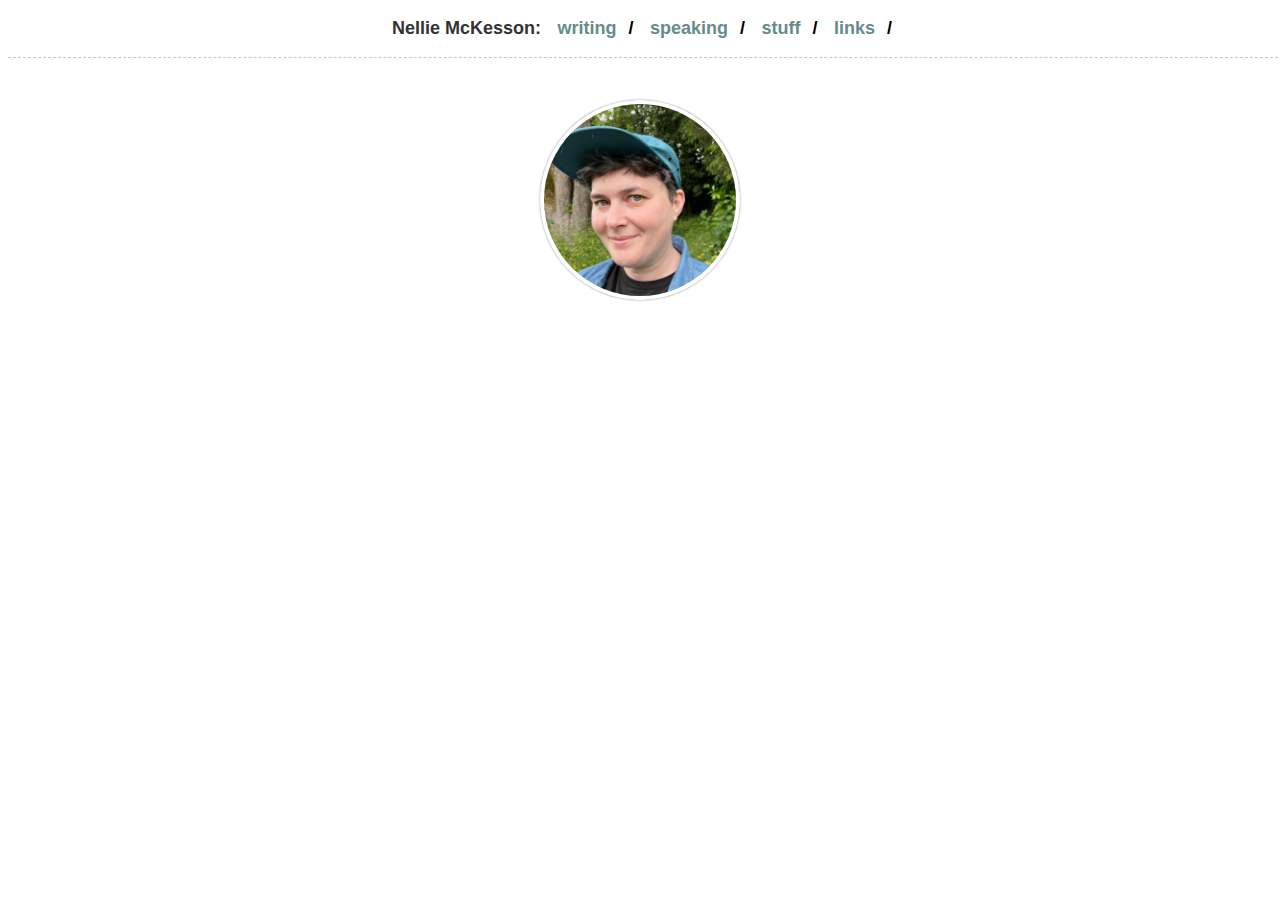
<file: index.html>
<!DOCTYPE html>
<html xmlns="http://www.w3.org/1999/xhtml">
<head>
<title>Nellie McKesson</title>
<meta name="viewport" content="width=device-width, initial-scale=1, shrink-to-fit=no">
<link rel="stylesheet" type="text/css" href="styles.css"/>
<link rel="shortcut icon" type="image/x-icon" href="favicon.ico">
<body>

<div class="content">

<ul class="topnav">
<li class="title">
	<p><a href="http://nelliemckesson.com">Nellie McKesson</a></p>
</li>

<li class="menuitem">
	<p><a href="http://nelliemckesson.com/writing.html">writing</a></p>
</li>

<li class="menuitem">
	<p><a href="http://nelliemckesson.com/speaking.html">speaking</a></p>
</li>

<li class="menuitem">
	<p><a href="http://nelliemckesson.com/stuff.html">stuff</a></p>
</li>

<li class="menuitem">
	<p><a href="http://nelliemckesson.com/links.html">links</a></p>
</li>
</ul>

</div>

<div class="text fronto">
	<p><img src="assets/nellie-outside.jpeg" class="frontimg" alt="A closeup of Nellie's face, smiling gently, wearing a blue baseball cap, with trees and vegetation behind her" /></p>
</div>

</body>
</html>
</file>
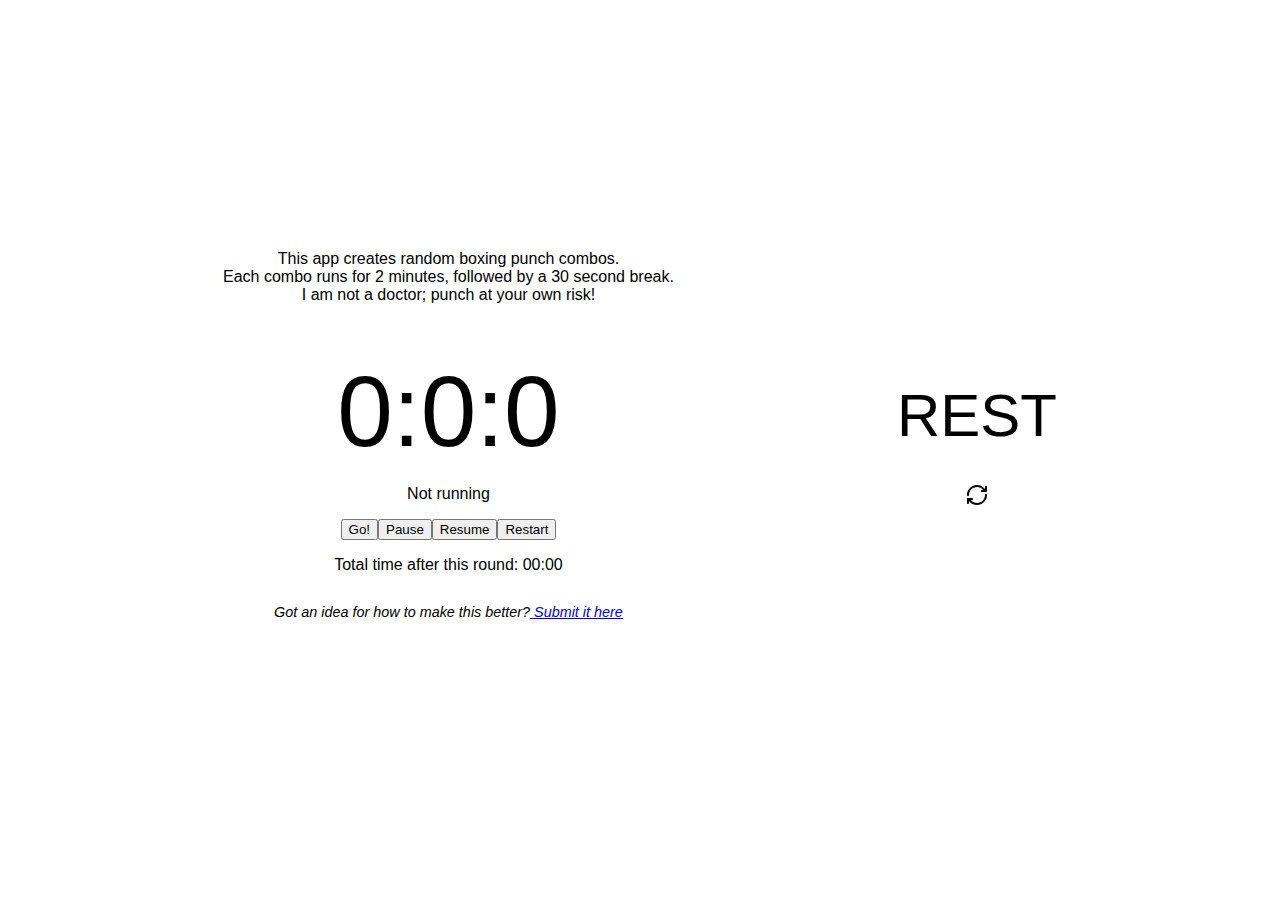
<file: BoxingBud/index.html>
<!doctype html><html lang="en"><head><meta charset="utf-8"/><link rel="icon" href="/BoxingBud/favicon.ico"/><meta name="viewport" content="width=device-width,initial-scale=1"/><meta name="theme-color" content="#000000"/><meta name="description" content="Web site created using create-react-app"/><link rel="apple-touch-icon" href="/BoxingBud/logo192.png"/><link rel="manifest" href="/BoxingBud/manifest.json"/><title>React App</title><script defer="defer" src="/BoxingBud/static/js/main.4e2c59d0.js"></script><link href="/BoxingBud/static/css/main.77366d59.css" rel="stylesheet"></head><body><noscript>You need to enable JavaScript to run this app.</noscript><div id="root"></div></body></html>
</file>
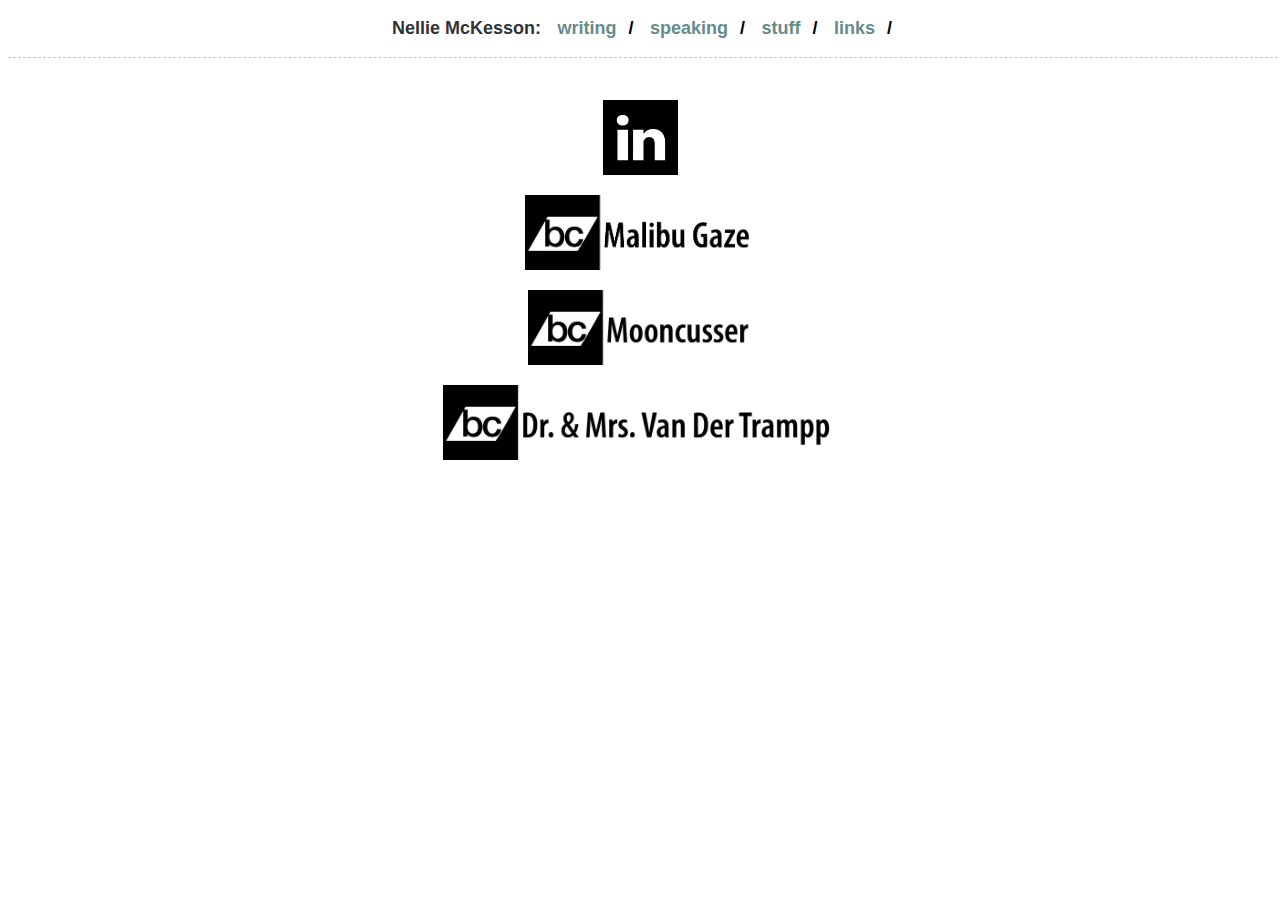
<file: links.html>
<!DOCTYPE html>
<html xmlns="http://www.w3.org/1999/xhtml">
<head>
<title>Nellie McKesson</title>
<meta name="viewport" content="width=device-width, initial-scale=1, shrink-to-fit=no">
<link rel="stylesheet" type="text/css" href="styles.css"/>
<link rel="shortcut icon" type="image/x-icon" href="favicon.ico">
<body>

<div class="content">

<ul class="topnav">
<li class="title">
	<p><a href="http://nelliemckesson.com">Nellie McKesson</a></p>
</li>

<li class="menuitem">
	<p><a href="http://nelliemckesson.com/writing.html">writing</a></p>
</li>

<li class="menuitem">
	<p><a href="http://nelliemckesson.com/speaking.html">speaking</a></p>
</li>

<li class="menuitem">
	<p><a href="http://nelliemckesson.com/stuff.html">stuff</a></p>
</li>

<li class="menuitem">
	<p><a href="http://nelliemckesson.com/links.html">links</a></p>
</li>
</ul>

</div>

<div class="text links">
	<p><a href="http://www.linkedin.com/profile/view?id=19217535&trk=hb_tab_pro_top" title="LinkedIn"><img class="icon" src="icons/linkedin-black.png" alt="LinkedIn logo" /></a></p>
	<p><a href="http://malibugaze.bandcamp.com/" title="Malibu Gaze music on BandCamp"><img class="icon" src="icons/bandcamp-MG.png" alt="Malibu Gaze bandcamp logo" /></a></p>
	<p><a href="http://mooncusser.bandcamp.com/" title="Mooncusser music on BandCamp"><img class="icon" src="icons/bandcamp-MC.png" alt="Mooncusser bandcamp logo" /></a></p>
	<p><a href="http://drmrsvandertrampp.bandcamp.com/" title="Dr Mrs Van Der Trampp music on BandCamp"><img class="icon" src="icons/bandcamp-DR.png" alt="Dr and Mrs Van Der Trampp bandcamp logo" /></a></p>
</div>

</body>
</html>
</file>
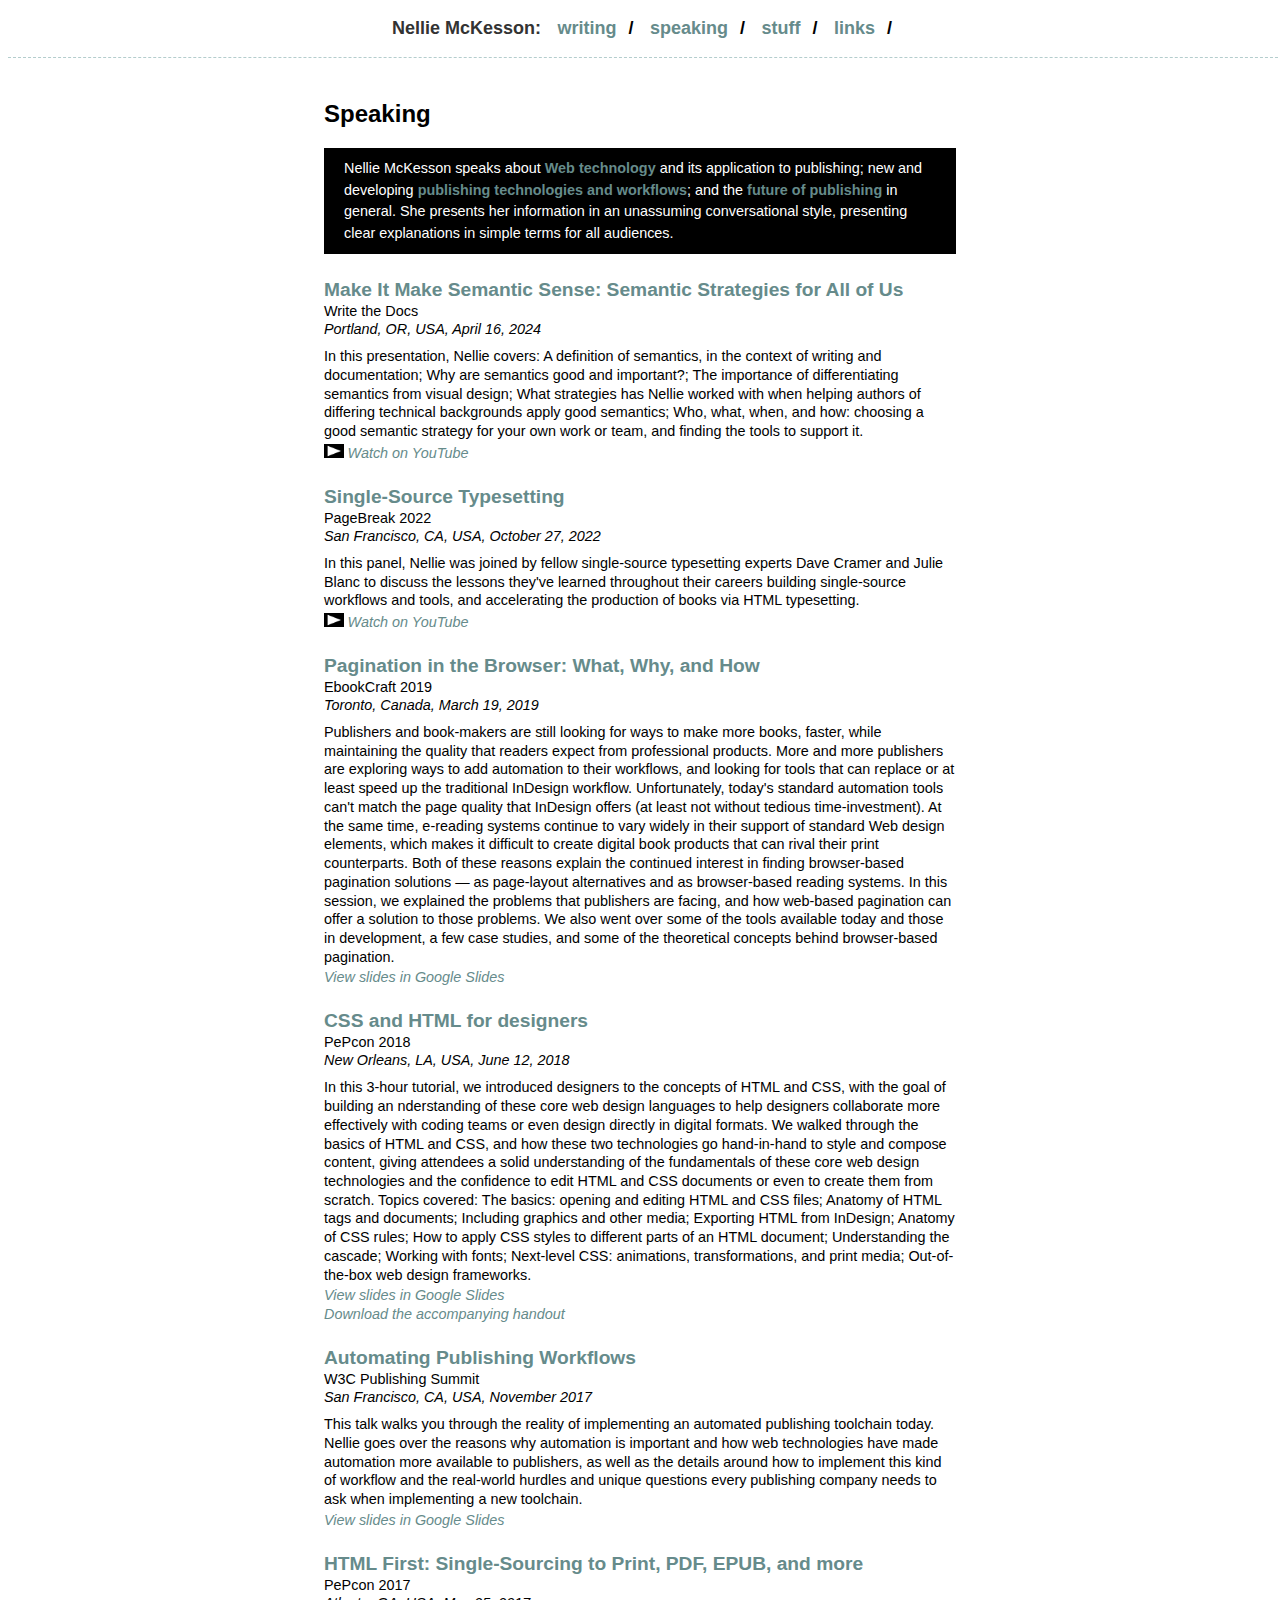
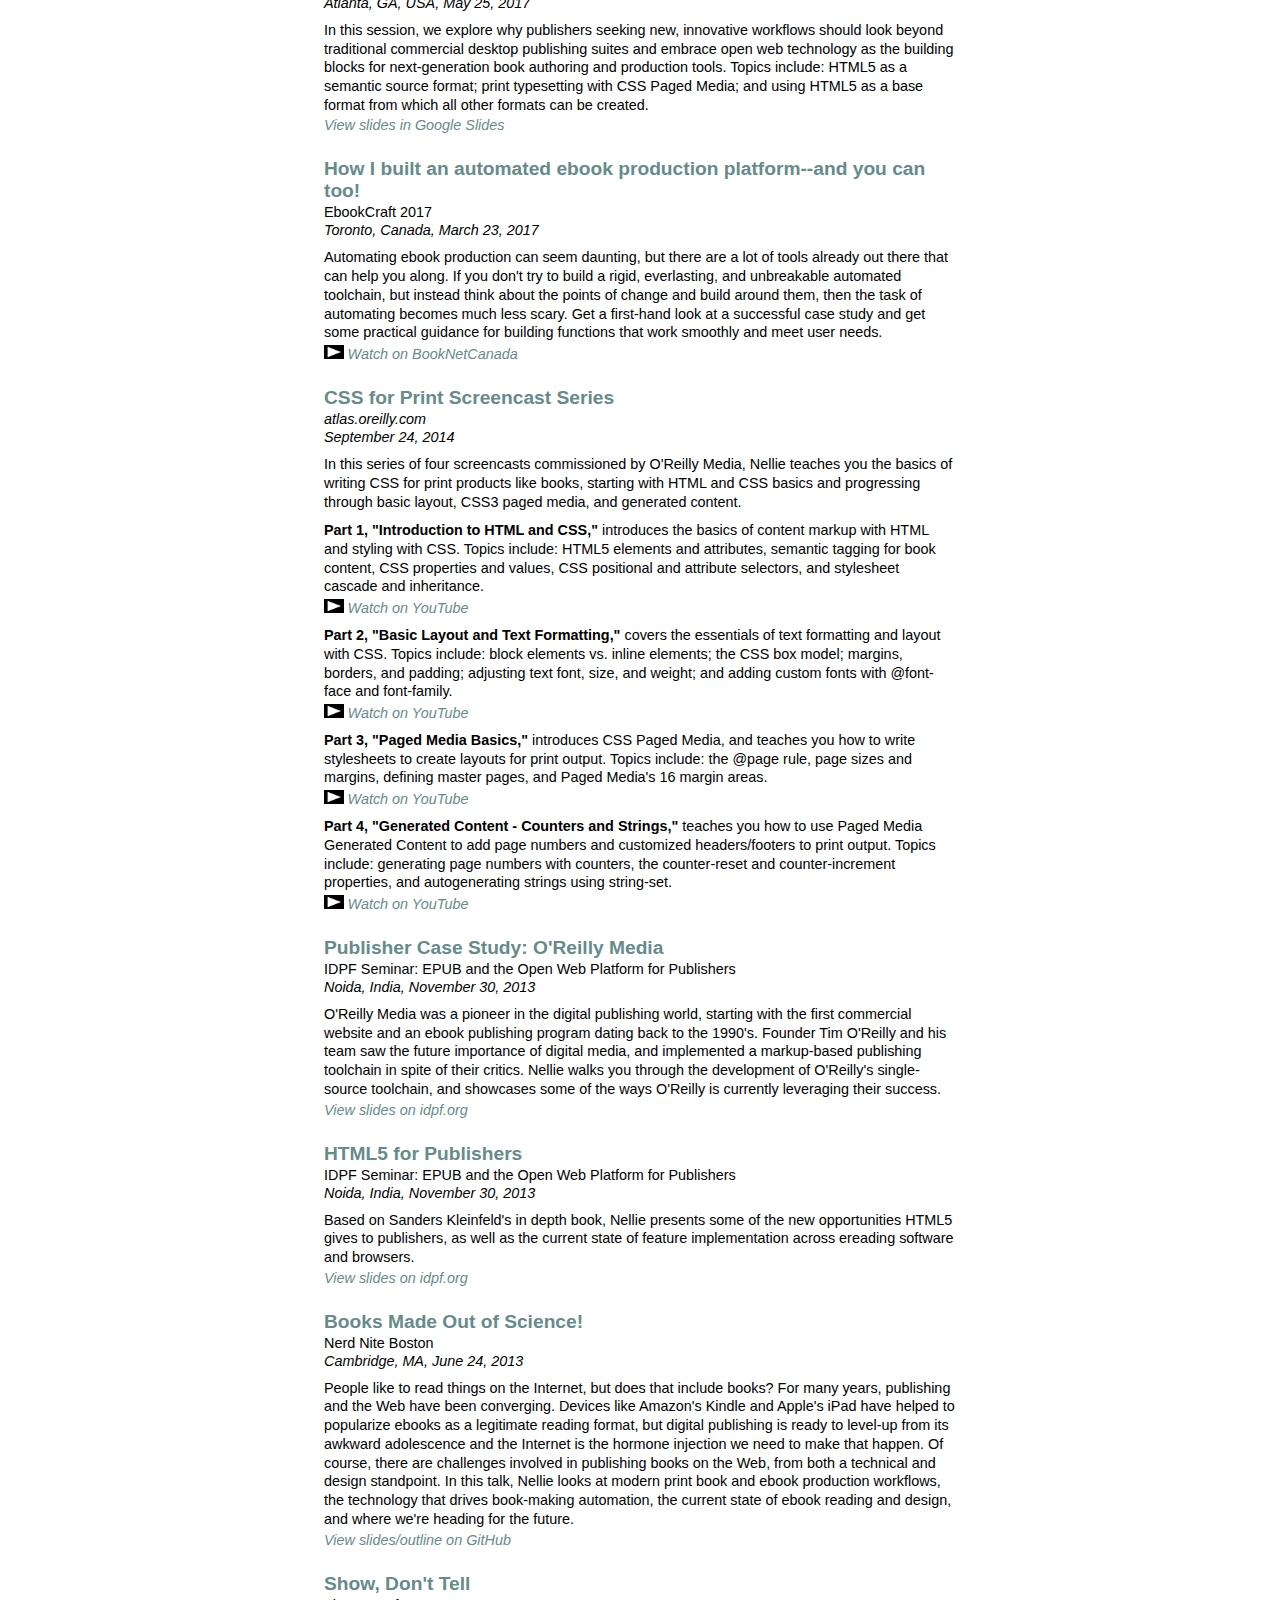
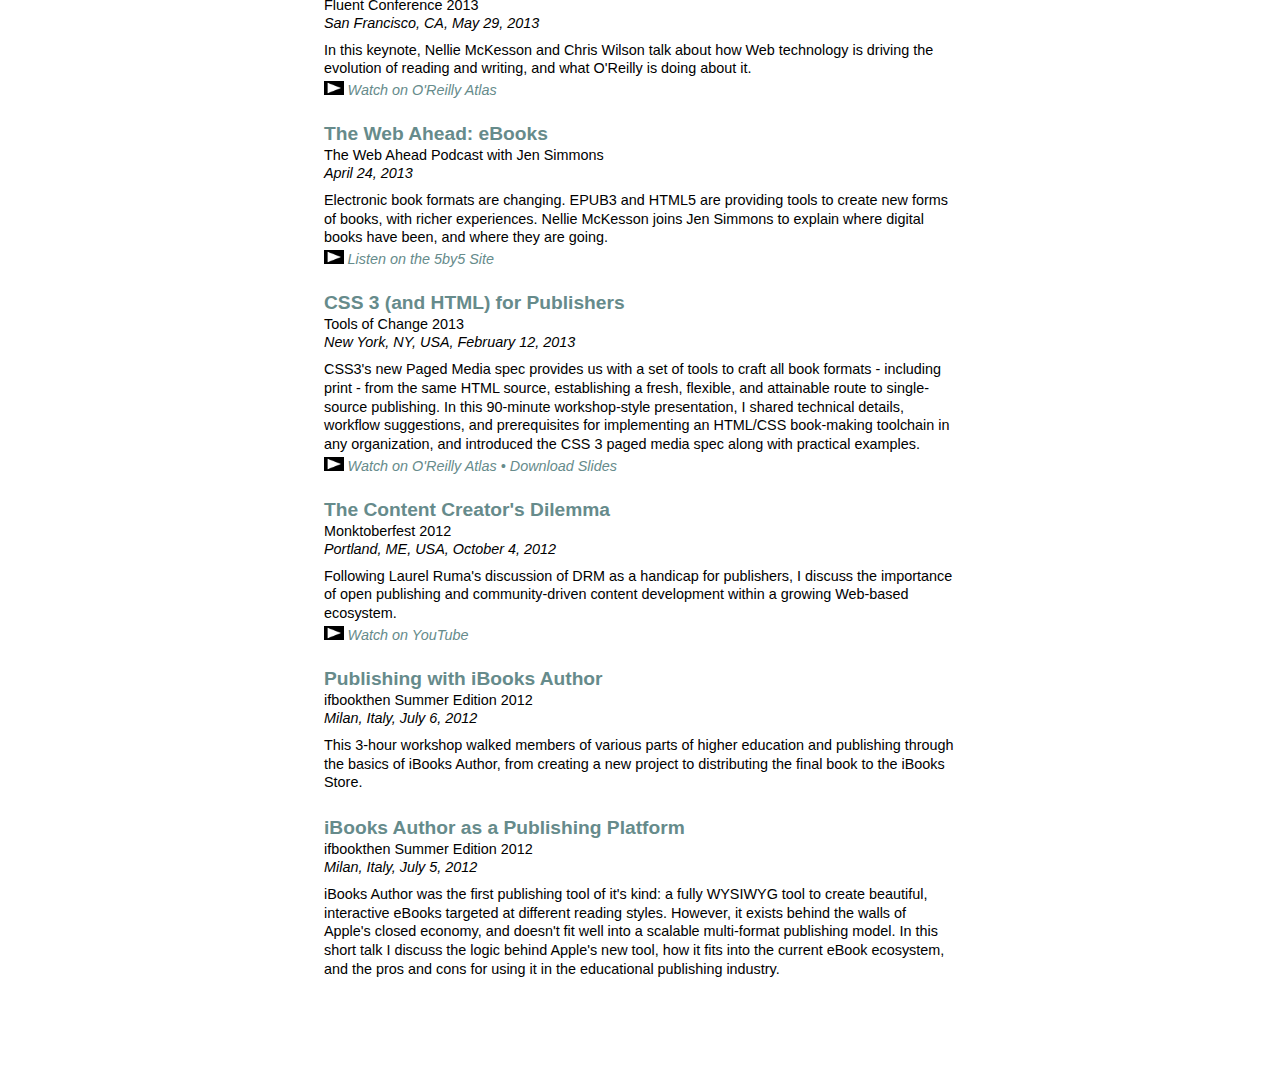
<file: speaking.html>
<!DOCTYPE html>
<html xmlns="http://www.w3.org/1999/xhtml">
<head>
<title>Nellie McKesson</title>
<meta name="viewport" content="width=device-width, initial-scale=1, shrink-to-fit=no">
<link rel="stylesheet" type="text/css" href="styles.css"/>
<link rel="shortcut icon" type="image/x-icon" href="favicon.ico">
<meta name="viewport" content="width=device-width, initial-scale=1.0" />
</head>
<body>

<div class="content">

<ul class="topnav">
<li class="title">
	<p><a href="http://nelliemckesson.com">Nellie McKesson</a></p>
</li>

<li class="menuitem">
	<p><a href="http://nelliemckesson.com/writing.html">writing</a></p>
</li>

<li class="menuitem">
	<p><a href="http://nelliemckesson.com/speaking.html">speaking</a></p>
</li>

<li class="menuitem">
	<p><a href="http://nelliemckesson.com/stuff.html">stuff</a></p>
</li>

<li class="menuitem">
	<p><a href="http://nelliemckesson.com/links.html">links</a></p>
</li>
</ul>

</div>

<div class="text">
<h2>Speaking</h2>

<p class="lede">Nellie McKesson speaks about <strong>Web technology</strong> and its application to publishing; new and developing <strong>publishing technologies and workflows</strong>; and the <strong>future of publishing</strong> in general. She presents her information in an unassuming conversational style, presenting clear explanations in simple terms for all audiences.</p>

<h3 class="pubtitle">
	<a href="https://www.youtube.com/watch?v=vQINsqqVmfQ" target="_blank">Make It Make Semantic Sense: Semantic Strategies for All of Us</a></h3>
<p class="pubsource"><a href="https://www.writethedocs.org/conf/portland/2024/" target="_blank">Write the Docs</a></p>
<p class="pubdate">Portland, OR, USA, April 16, 2024</p>
<p class="desc">In this presentation, Nellie covers: A definition of semantics, in the context of writing and documentation; Why are semantics good and important?; The importance of differentiating semantics from visual design; What strategies has Nellie worked with when helping authors of differing technical backgrounds apply good semantics; Who, what, when, and how: choosing a good semantic strategy for your own work or team, and finding the tools to support it.</p>
<p class="readmore"><a href="https://www.youtube.com/watch?v=vQINsqqVmfQ" target="_blank"><img src="assets/play-icon.png" alt="Play icon"/> Watch on YouTube</a></p>

<h3 class="pubtitle">
	<a href="https://docs.google.com/presentation/d/1vnoNkW0hYXV6zUoxVQP2mpnTeS4JBt3bmlquVGeoTkg/edit?usp=sharing" target="_blank">Single-Source Typesetting</a></h3>
<p class="pubsource"><a href="https://pagebreakconf.com/" target="_blank">PageBreak 2022</a></p>
<p class="pubdate">San Francisco, CA, USA, October 27, 2022</p>
<p class="desc">In this panel, Nellie was joined by fellow single-source typesetting experts Dave Cramer and Julie Blanc to discuss the lessons they've learned throughout their careers building single-source workflows and tools, and accelerating the production of books via HTML typesetting.</p>
<p class="readmore"><a href="https://www.youtube.com/watch?v=E18TLgK9kfc" target="_blank"><img src="assets/play-icon.png" alt="Play icon"/> Watch on YouTube</a></p>

<h3 class="pubtitle">
	<a href="https://docs.google.com/presentation/d/1qzaCAYLViybPPX5PbzGXR7fElNwAxc33sgw_aWoArE8/edit?usp=sharing" target="_blank">Pagination in the Browser: What, Why, and How</a></h3>
<p class="pubsource"><a href="http://techforum.booknetcanada.ca/ebookcraft/" target="_blank">EbookCraft 2019</a></p>
<p class="pubdate">Toronto, Canada, March 19, 2019</p>
<p class="desc">Publishers and book-makers are still looking for ways to make more books, faster, while maintaining the quality that readers expect from professional products. More and more publishers are exploring ways to add automation to their workflows, and looking for tools that can replace or at least speed up the traditional InDesign workflow. Unfortunately, today's standard automation tools can't match the page quality that InDesign offers (at least not without tedious time-investment). At the same time, e-reading systems continue to vary widely in their support of standard Web design elements, which makes it difficult to create digital book products that can rival their print counterparts. Both of these reasons explain the continued interest in finding browser-based pagination solutions — as page-layout alternatives and as browser-based reading systems. In this session, we explained the problems that publishers are facing, and how web-based pagination can offer a solution to those problems. We also went over some of the tools available today and those in development, a few case studies, and some of the theoretical concepts behind browser-based pagination.</p>
<p class="readmore"><a href="https://docs.google.com/presentation/d/1qzaCAYLViybPPX5PbzGXR7fElNwAxc33sgw_aWoArE8/edit?usp=sharing" target="_blank">View slides in Google Slides</a></p>
<!--<p class="readmore"><a href="https://booknetcanada.wistia.com/medias/a2wwcmwr24" target="_blank"><img src="assets/play-icon.png" alt="Play icon"/> Watch on BookNetCanada</a></p>-->

<h3 class="pubtitle">
	<a href="https://docs.google.com/presentation/d/1bZbY5OIBY6zvAH7dkaebd62omI9JQtqLaRHb8zyvV6w/edit?usp=sharing" target="_blank">CSS and HTML for designers</a></h3>
<p class="pubsource"><a href="https://creativeproweek.com/" target="_blank">PePcon 2018</a></p>
<p class="pubdate">New Orleans, LA, USA, June 12, 2018</p>
<p class="desc">In this 3-hour tutorial, we introduced designers to the concepts of HTML and CSS, with the goal of building an nderstanding of these core web design languages to help designers collaborate more effectively with coding teams or even design directly in digital formats. We walked through the basics of HTML and CSS, and how these two technologies go hand-in-hand to style and compose  content, giving attendees a solid understanding of the fundamentals of these core web design technologies and the confidence to edit HTML and CSS documents or even to create them from scratch. Topics covered: The basics: opening and editing HTML and CSS files; Anatomy of HTML tags and documents; Including graphics and other media; Exporting HTML from InDesign; Anatomy of CSS rules; How to apply CSS styles to different parts of an HTML document; Understanding the cascade; Working with fonts; Next-level CSS: animations, transformations, and print media; Out-of-the-box web design frameworks.
</p>
<p class="readmore"><a href="https://docs.google.com/presentation/d/1bZbY5OIBY6zvAH7dkaebd62omI9JQtqLaRHb8zyvV6w/edit?usp=sharing" target="_blank">View slides in Google Slides</a></p>
<p class="readmore"><a href="https://www.dropbox.com/s/33oywabc01kdd2l/css-and-html-for-designers_HANDOUT.pdf?dl=0" target="_blank">Download the accompanying handout</a></p>

<h3 class="pubtitle">
	<a href="https://docs.google.com/presentation/d/1Vl1e0BYaOfyVUdCU9RIy-jP6y7Bg52SxpHUgj_WXnGI/edit?usp=sharing" target="_blank">Automating Publishing Workflows</a></h3>
<p class="pubsource"><a href="https://www.w3.org/publishing/events/summit2017.html" target="_blank">W3C Publishing Summit</a></p>
<p class="pubdate">San Francisco, CA, USA, November 2017</p>
<p class="desc">This talk walks you through the reality of implementing an automated publishing toolchain today. Nellie goes over the reasons why automation is important and how web technologies have made automation more available to publishers, as well as the details around how to implement this kind of workflow and the real-world hurdles and unique questions every publishing company needs to ask when implementing a new toolchain.</p>
<p class="readmore"><a href="https://docs.google.com/presentation/d/1Vl1e0BYaOfyVUdCU9RIy-jP6y7Bg52SxpHUgj_WXnGI/edit?usp=sharing" target="_blank">View slides in Google Slides</a></p>

<h3 class="pubtitle">
	<a href="https://docs.google.com/presentation/d/1O02IQZJswM88fDayc5uQzqqzuKRxJPhkmZi9NK6heXk/edit?usp=sharing" target="_blank">HTML First: Single-Sourcing to Print, PDF, EPUB, and more</a></h3>
<p class="pubsource"><a href="https://creativeproweek.com/" target="_blank">PePcon 2017</a></p>
<p class="pubdate">Atlanta, GA, USA, May 25, 2017</p>
<p class="desc">In this session, we explore why publishers seeking new, innovative workflows should look beyond traditional commercial desktop publishing suites and embrace open web technology as the building blocks for next-generation book authoring and production tools. Topics include: HTML5 as a semantic source format; print typesetting with CSS Paged Media; and using HTML5 as a base format from which all other formats can be created.</p>
<p class="readmore"><a href="https://docs.google.com/presentation/d/1O02IQZJswM88fDayc5uQzqqzuKRxJPhkmZi9NK6heXk/edit?usp=sharing" target="_blank">View slides in Google Slides</a></p>

<h3 class="pubtitle">
	<a href="https://www.slideshare.net/booknetcanada/how-i-built-an-automated-ebook-production-platformand-you-can-too-nellie-mckesson-ebookcraft-2017" target="_blank">How I built an automated ebook production platform--and you can too!</a></h3>
<p class="pubsource"><a href="http://techforum.booknetcanada.ca/ebookcraft/" target="_blank">EbookCraft 2017</a></p>
<p class="pubdate">Toronto, Canada, March 23, 2017</p>
<p class="desc">Automating ebook production can seem daunting, but there are a lot of tools already out there that can help you along. If you don't try to build a rigid, everlasting, and unbreakable automated toolchain, but instead think about the points of change and build around them, then the task of automating becomes much less scary. Get a first-hand look at a successful case study and get some practical guidance for building functions that work smoothly and meet user needs.</p>
<p class="readmore"><a href="https://booknetcanada.wistia.com/medias/a2wwcmwr24" target="_blank"><img src="assets/play-icon.png" alt="Play icon"/> Watch on BookNetCanada</a></p>

<h3 class="pubtitle">
<a href="https://www.youtube.com/watch?v=OZeoiotzPFg&list=UU3BGlwmI-Vk6PWyMt15dKGw" target="_blank">CSS for Print Screencast Series</a></h3>
<p class="pubsource"><a href="http://docs.atlas.oreilly.com/ch08.html#css-primer" target="_blank"><em>atlas.oreilly.com</em></a></p>
<p class="pubdate">September 24, 2014</p>
<p class="desc">In this series of four screencasts commissioned by <a href="http://oreilly.com" target="_blank">O'Reilly Media</a>, Nellie teaches you the basics of writing CSS for print products like books, starting with HTML and CSS basics and progressing through basic layout, CSS3 paged media, and generated content.</p>
<p class="desc"><strong>Part 1, "Introduction to HTML and CSS,"</strong> introduces the basics of content markup with HTML and styling with CSS. Topics include: HTML5 elements and attributes, semantic tagging for book content, CSS properties and values, CSS positional and attribute selectors, and stylesheet cascade and inheritance.</p>
<p class="readmore"><a href="https://www.youtube.com/watch?v=OZeoiotzPFg&list=UU3BGlwmI-Vk6PWyMt15dKGw" target="_blank"><img src="assets/play-icon.png" alt="Play icon"/> Watch on YouTube</a></p>
<p class="desc"><strong>Part 2, "Basic Layout and Text Formatting,"</strong> covers the essentials of text formatting and layout with CSS. Topics include: block elements vs. inline elements; the CSS box model; margins, borders, and padding; adjusting text font, size, and weight; and adding custom fonts with @font-face and font-family.</p>
<p class="readmore"><a href="https://www.youtube.com/watch?v=yyqvXhu-HOc&feature=youtu.be" target="_blank"><img src="assets/play-icon.png" alt="Play icon"/> Watch on YouTube</a></p>
<p class="desc"><strong>Part 3, "Paged Media Basics,"</strong> introduces CSS Paged Media, and teaches you how to write stylesheets to create layouts for print output. Topics include: the @page rule, page sizes and margins, defining master pages, and Paged Media's 16 margin areas.</p>
<p class="readmore"><a href="https://www.youtube.com/watch?v=P-bDFt2wZDA&feature=youtu.be" target="_blank"><img src="assets/play-icon.png" alt="Play icon"/> Watch on YouTube</a></p>
<p class="desc"><strong>Part 4, "Generated Content - Counters and Strings,"</strong> teaches you how to use Paged Media Generated Content to add page numbers and customized headers/footers to print output. Topics include: generating page numbers with counters, the counter-reset and counter-increment properties, and autogenerating strings using string-set.</p>
<p class="readmore"><a href="https://www.youtube.com/watch?v=mTgxZmOpJls&feature=youtu.be" target="_blank"><img src="assets/play-icon.png" alt="Play icon"/> Watch on YouTube</a></p>


<h3 class="pubtitle">
	<a href="http://idpf.org/sites/default/files/file_attach/oreilly-case-study.pdf" target="_blank">Publisher Case Study: O'Reilly Media</a></h3>
<p class="pubsource"><a href="http://idpf.org/idpf-seminar-epub-and-the-open-web-platform-for-publishers-nov-30-new-delhi" target="_blank">IDPF Seminar: EPUB and the Open Web Platform for Publishers</a></p>
<p class="pubdate">Noida, India, November 30, 2013</p>
<p class="desc"><a href="http://oreilly.com" target="_blank">O'Reilly Media</a> was a pioneer in the digital publishing world, starting with the first commercial website and an ebook publishing program dating back to the 1990's. Founder Tim O'Reilly and his team saw the future importance of digital media, and implemented a markup-based publishing toolchain in spite of their critics. Nellie walks you through the development of O'Reilly's single-source toolchain, and showcases some of the ways O'Reilly is currently leveraging their success.</p>
<p class="readmore"><a href="http://idpf.org/sites/default/files/file_attach/oreilly-case-study.pdf" target="_blank">View slides on idpf.org</a></p>

<h3 class="pubtitle">
	<a href="http://idpf.org/sites/default/files/file_attach/html5-for-publishers.pdf" target="_blank">HTML5 for Publishers</a></h3>
<p class="pubsource"><a href="http://idpf.org/idpf-seminar-epub-and-the-open-web-platform-for-publishers-nov-30-new-delhi" target="_blank">IDPF Seminar: EPUB and the Open Web Platform for Publishers</a></p>
<p class="pubdate">Noida, India, November 30, 2013</p>
<p class="desc">Based on <a href="http://shop.oreilly.com/product/0636920022473.do" target="_blank">Sanders Kleinfeld's in depth book</a>, Nellie presents some of the new opportunities HTML5 gives to publishers, as well as the current state of feature implementation across ereading software and browsers.</p>
<p class="readmore"><a href="http://idpf.org/sites/default/files/file_attach/html5-for-publishers.pdf" target="_blank">View slides on idpf.org</a></p>

<h3 class="pubtitle">
	<a href="http://boston.nerdnite.com/2013/06/13/nerd-nite-62413/" target="_blank">Books Made Out of Science!</a></h3>
<p class="pubsource"><a href="http://boston.nerdnite.com/" target="_blank">Nerd Nite Boston</a></p>
<p class="pubdate">Cambridge, MA, June 24, 2013</p>
<p class="desc">People like to read things on the Internet, but does that include books? For many years, publishing and the Web have been converging. Devices like Amazon's Kindle and Apple's iPad have helped to popularize ebooks as a legitimate reading format, but digital publishing is ready to level-up from its awkward adolescence and the Internet is the hormone injection we need to make that happen. Of course, there are challenges involved in publishing books on the Web, from both a technical and design standpoint. In this talk, Nellie looks at modern print book and ebook production workflows, the technology that drives book-making automation, the current state of ebook reading and design, and where we're heading for the future.</p>
<p class="readmore"><a href="https://github.com/nelliemckesson/books_made_out_of_science" target="_blank">View slides/outline on GitHub</a></p>

<h3 class="pubtitle">
	<a href="http://www.toccon.com/toc2013/public/schedule/detail/26714" target="_blank">Show, Don't Tell</a></h3>
<p class="pubsource"><a href="http://fluentconf.com" target="_blank">Fluent Conference 2013</a></p>
<p class="pubdate">San Francisco, CA, May 29, 2013</p>
<p class="desc">In this keynote, Nellie McKesson and Chris Wilson talk about how Web technology is driving the evolution of reading and writing, and what O'Reilly is doing about it.</p>
<p class="readmore"><a href="http://chimera.labs.oreilly.com/books/1234000001701" target="_blank"><img src="assets/play-icon.png" alt="Play icon"/> Watch on O'Reilly Atlas</a></p>

<h3 class="pubtitle">
	<a href="http://5by5.tv/webahead/52" target="_blank">The Web Ahead: eBooks</a></h3>
<p class="pubsource"><a href="http://5by5.tv/webahead" target="_blank">The Web Ahead Podcast with Jen Simmons</a></p>
<p class="pubdate">April 24, 2013</p>
<p class="desc">Electronic book formats are changing. EPUB3 and HTML5 are providing tools to create new forms of books, with richer experiences. Nellie McKesson joins Jen Simmons to explain where digital books have been, and where they are going.</p>
<p class="readmore"><a href="http://5by5.tv/webahead/52" target="_blank"><img src="assets/play-icon.png" alt="Play icon"/> Listen on the 5by5 Site</a></p>
	
<h3 class="pubtitle">
	<a href="http://www.toccon.com/toc2013/public/schedule/detail/26714" target="_blank">CSS 3 (and HTML) for Publishers</a></h3>
<p class="pubsource"><a href="http://toccon.com" target="_blank">Tools of Change 2013</a></p>
<p class="pubdate">New York, NY, USA, February 12, 2013</p>
<p class="desc">CSS3's new Paged Media spec provides us with a set of tools to craft all book formats - including print - from the same HTML source, establishing a fresh, flexible, and attainable route to single-source publishing. In this 90-minute workshop-style presentation, I shared technical details, workflow suggestions, and prerequisites for implementing an HTML/CSS book-making toolchain in any organization, and introduced the CSS 3 paged media spec along with practical examples.</p>
<p class="readmore"><a href="http://chimera.labs.oreilly.com/books/1234000001694" target="_blank"><img src="assets/play-icon.png" alt="Play icon"/> Watch on O'Reilly Atlas</a> &#x2022; <a href="http://cdn.oreillystatic.com/en/assets/1/event/90/CSS3%20_and%20HTML__%20for%20Publishers%20Presentation%201.zip">Download Slides</a></p>

<h3 class="pubtitle">
	<a href="http://monktoberfest.com/" target="_blank">The Content Creator's Dilemma</a></h3>
<p class="pubsource"><a href="http://monktoberfest.com/" target="_blank">Monktoberfest 2012</a></p>
<p class="pubdate">Portland, ME, USA, October 4, 2012</p>
<p class="desc">Following Laurel Ruma's discussion of DRM as a handicap for publishers, I discuss the importance of open publishing and community-driven content development within a growing Web-based ecosystem.</p>
<p class="readmore"><a href="http://www.youtube.com/watch?v=p2OChlrXQwI" target="_blank"><img src="assets/play-icon.png" alt="Play icon"/> Watch on YouTube</a></p>
<!--<div class="video"><iframe width="500" height="281" src="http://www.youtube.com/embed/p2OChlrXQwI" frameborder="0" allowfullscreen></iframe></div>-->

<h3 class="pubtitle">
	<a href="http://www.ifbookthen.com/ifbookthen-summer-edition-2012/" target="_blank">Publishing with iBooks Author</a></h3>
<p class="pubsource"><a href="http://www.ifbookthen.com/ifbookthen-summer-edition-2012/" target="_blank">ifbookthen Summer Edition 2012</a></p>
<p class="pubdate">Milan, Italy, July 6, 2012</p>
<p class="desc">This 3-hour workshop walked members of various parts of higher education and publishing through the basics of iBooks Author, from creating a new project to distributing the final book to the iBooks Store.</p>
<p class="readmore"></p>

<h3 class="pubtitle">
	<a href="http://www.ifbookthen.com/ifbookthen-summer-edition-2012/" target="_blank">iBooks Author as a Publishing Platform</a></h3>
<p class="pubsource"><a href="http://www.ifbookthen.com/ifbookthen-summer-edition-2012/" target="_blank">ifbookthen Summer Edition 2012</a></p>
<p class="pubdate">Milan, Italy, July 5, 2012</p>
<p class="desc">iBooks Author was the first publishing tool of it's kind: a fully WYSIWYG tool to create beautiful, interactive eBooks targeted at different reading styles. However, it exists behind the walls of Apple's closed economy, and doesn't fit well into a scalable multi-format publishing model. In this short talk I discuss the logic behind Apple's new tool, how it fits into the current eBook ecosystem, and the pros and cons for using it in the educational publishing industry.</p>
<p class="readmore"></p>

</div>

</body>
</html>
</file>
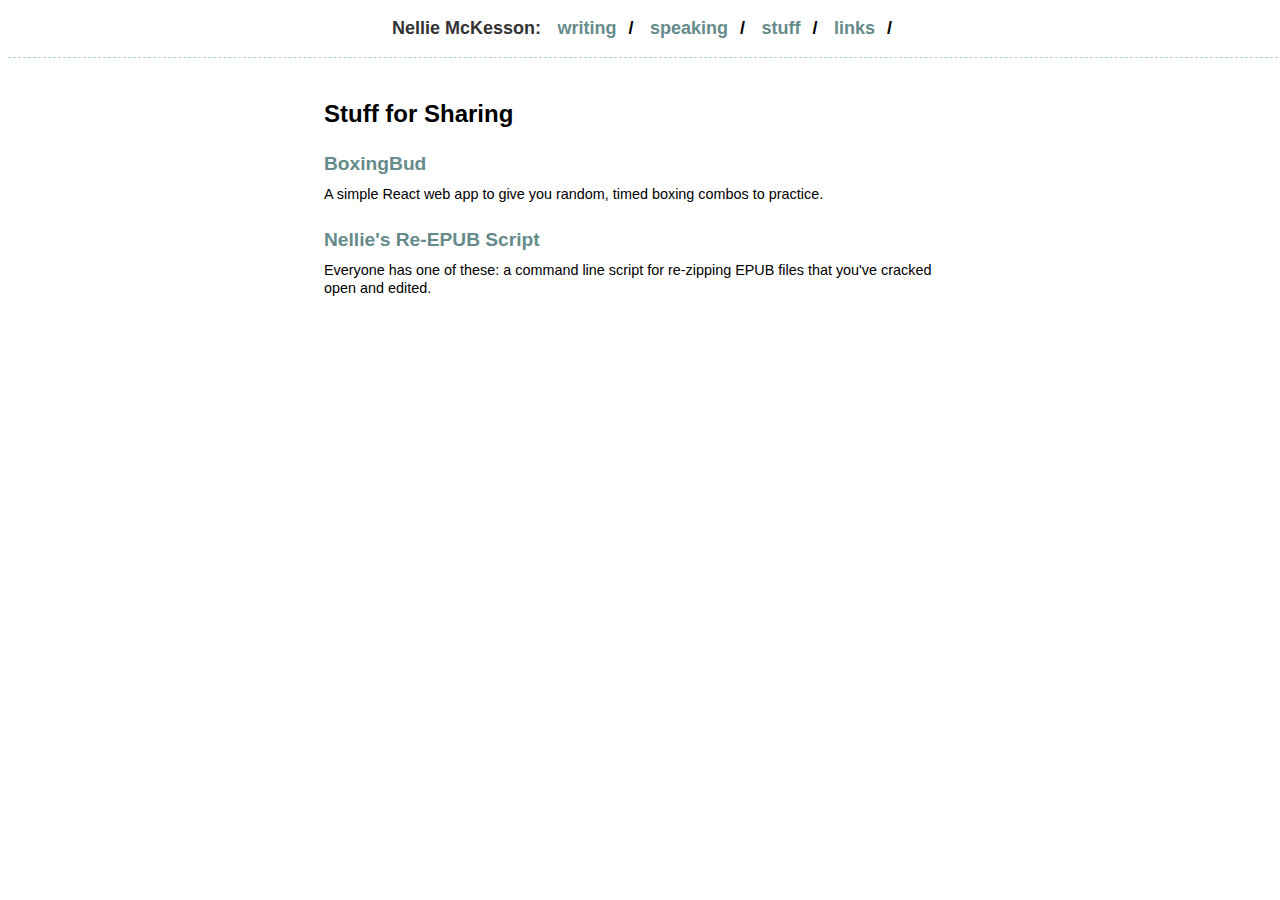
<file: stuff.html>
<!DOCTYPE html>
<html xmlns="http://www.w3.org/1999/xhtml">
<head>
<title>Nellie McKesson</title>
<meta name="viewport" content="width=device-width, initial-scale=1, shrink-to-fit=no">
<link rel="stylesheet" type="text/css" href="styles.css"/>
<link rel="shortcut icon" type="image/x-icon" href="favicon.ico">
<body>

<div class="content">

<ul class="topnav">
<li class="title">
	<p><a href="http://nelliemckesson.com">Nellie McKesson</a></p>
</li>

<li class="menuitem">
	<p><a href="http://nelliemckesson.com/writing.html">writing</a></p>
</li>

<li class="menuitem">
	<p><a href="http://nelliemckesson.com/speaking.html">speaking</a></p>
</li>

<li class="menuitem">
	<p><a href="http://nelliemckesson.com/stuff.html">stuff</a></p>
</li>

<li class="menuitem">
	<p><a href="http://nelliemckesson.com/links.html">links</a></p>
</li>
</ul>

</div>

<div class="text">
<h2>Stuff for Sharing</h2>

<h3 class="pubtitle"><a href="https://github.com/nelliemckesson/BoxingBud">BoxingBud</a></h3>
<p class="pubdate"></p>
<p class="desc">A simple React web app to give you random, timed boxing combos to practice.</p>

<h3 class="pubtitle"><a href="https://github.com/nelliemckesson/nmepub">Nellie's Re-EPUB Script</a></h3>
<p class="pubdate"></p>
<p class="desc">Everyone has one of these: a command line script for re-zipping EPUB files that you've cracked open and edited.</p>

</div>

</body>
</html>
</file>
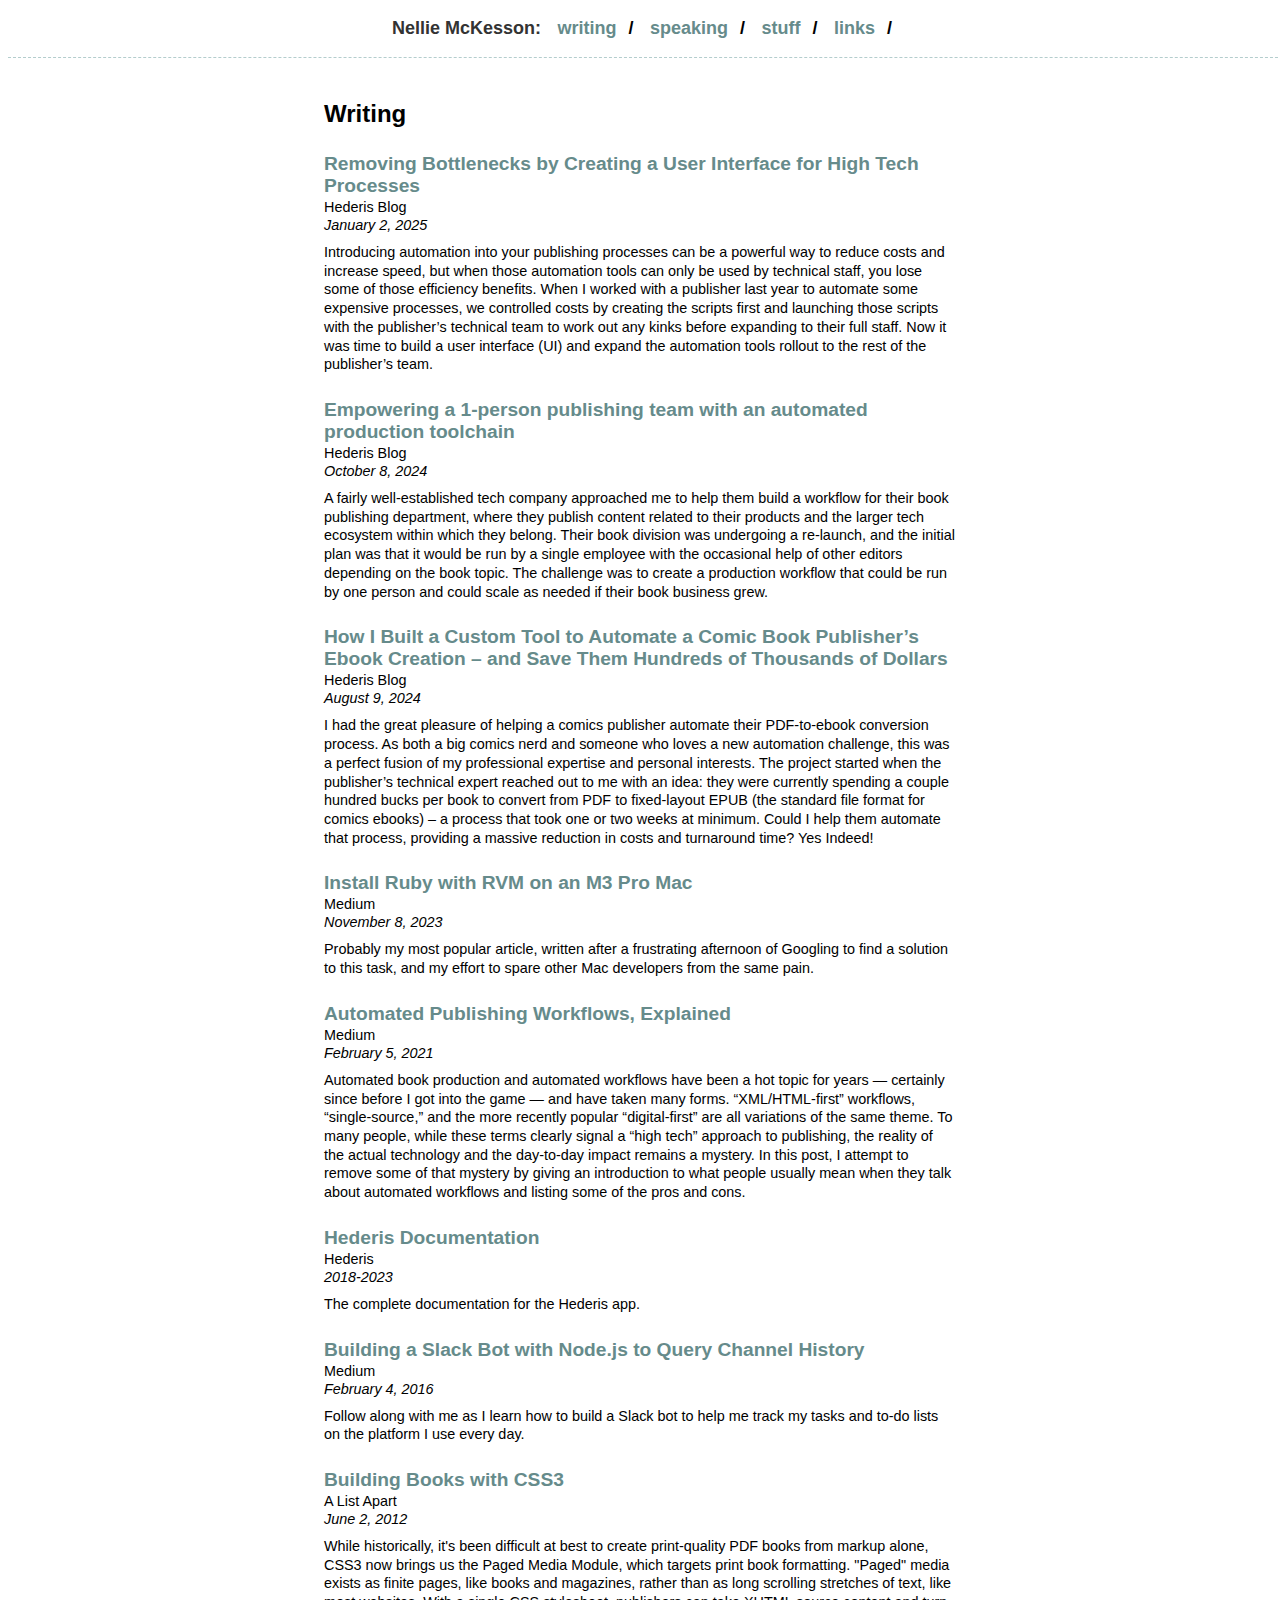
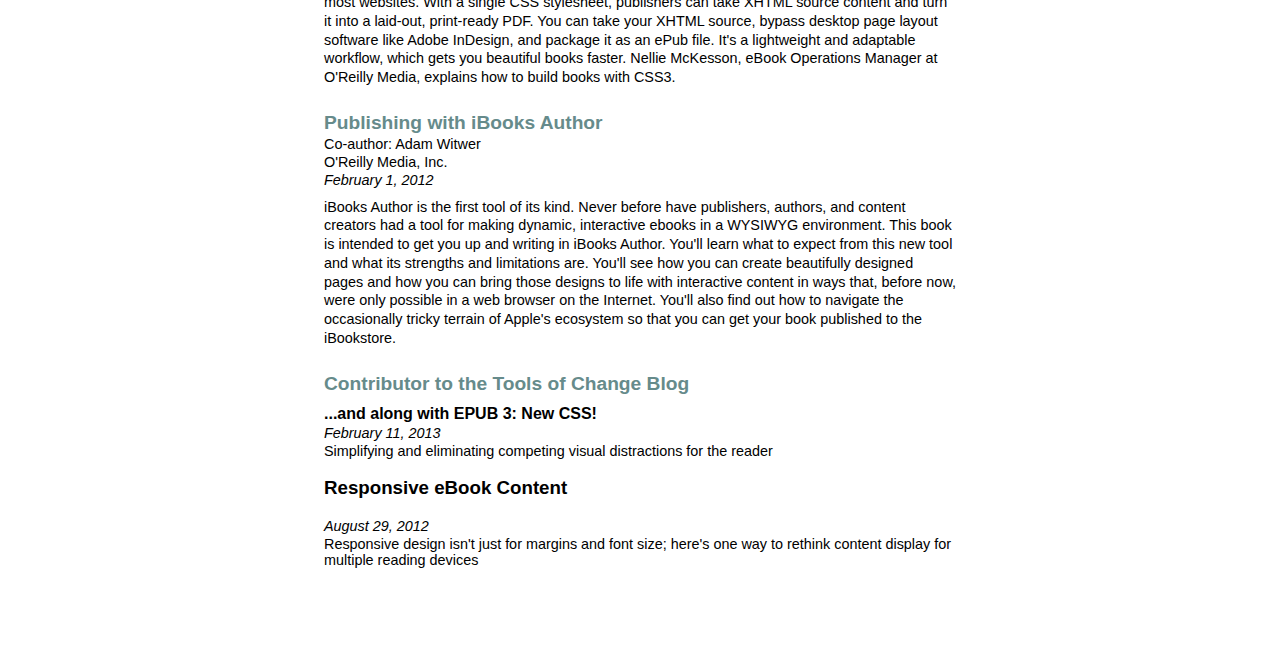
<file: writing.html>
<!DOCTYPE html>
<html xmlns="http://www.w3.org/1999/xhtml">
<head>
<title>Nellie McKesson</title>
<meta name="viewport" content="width=device-width, initial-scale=1, shrink-to-fit=no">
<link rel="stylesheet" type="text/css" href="styles.css"/>
<link rel="shortcut icon" type="image/x-icon" href="favicon.ico">
<body>

<div class="content">

<ul class="topnav">
<li class="title">
	<p><a href="http://nelliemckesson.com">Nellie McKesson</a></p>
</li>

<li class="menuitem">
	<p><a href="http://nelliemckesson.com/writing.html">writing</a></p>
</li>

<li class="menuitem">
	<p><a href="http://nelliemckesson.com/speaking.html">speaking</a></p>
</li>

<li class="menuitem">
	<p><a href="http://nelliemckesson.com/stuff.html">stuff</a></p>
</li>

<li class="menuitem">
	<p><a href="http://nelliemckesson.com/links.html">links</a></p>
</li>
</ul>

</div>

<div class="text">
<h2>Writing</h2>

<h3 class="pubtitle"><a href="https://www.hederis.com/posts/automation_ui/">Removing Bottlenecks by Creating a User Interface for High Tech Processes</a></h3>
<p class="pubsource">Hederis Blog</p>
<p class="pubdate">January 2, 2025</p>
<p class="desc">Introducing automation into your publishing processes can be a powerful way to reduce costs and increase speed, but when those automation tools can only be used by technical staff, you lose some of those efficiency benefits. When I worked with a publisher last year to automate some expensive processes, we controlled costs by creating the scripts first and launching those scripts with the publisher’s technical team to work out any kinks before expanding to their full staff. Now it was time to build a user interface (UI) and expand the automation tools rollout to the rest of the publisher’s team.</p>

<h3 class="pubtitle"><a href="https://www.hederis.com/posts/one_person_publishing_tool/">Empowering a 1-person publishing team with an automated production toolchain</a></h3>
<p class="pubsource">Hederis Blog</p>
<p class="pubdate">October 8, 2024</p>
<p class="desc">A fairly well-established tech company approached me to help them build a workflow for their book publishing department, where they publish content related to their products and the larger tech ecosystem within which they belong. Their book division was undergoing a re-launch, and the initial plan was that it would be run by a single employee with the occasional help of other editors depending on the book topic. The challenge was to create a production workflow that could be run by one person and could scale as needed if their book business grew.</p>

<h3 class="pubtitle"><a href="https://www.hederis.com/posts/automated_comics_creation/">How I Built a Custom Tool to Automate a Comic Book Publisher’s Ebook Creation – and Save Them Hundreds of Thousands of Dollars</a></h3>
<p class="pubsource">Hederis Blog</p>
<p class="pubdate">August 9, 2024</p>
<p class="desc">I had the great pleasure of helping a comics publisher automate their PDF-to-ebook conversion process. As both a big comics nerd and someone who loves a new automation challenge, this was a perfect fusion of my professional expertise and personal interests. The project started when the publisher’s technical expert reached out to me with an idea: they were currently spending a couple hundred bucks per book to convert from PDF to fixed-layout EPUB (the standard file format for comics ebooks) – a process that took one or two weeks at minimum. Could I help them automate that process, providing a massive reduction in costs and turnaround time? Yes Indeed!</p>

<h3 class="pubtitle"><a href="https://medium.com/@nelliemckesson/install-ruby-with-rvm-on-an-m3-pro-mac-784718bdb72a">Install Ruby with RVM on an M3 Pro Mac</a></h3>
<p class="pubsource">Medium</p>
<p class="pubdate">November 8, 2023</p>
<p class="desc">Probably my most popular article, written after a frustrating afternoon of Googling to find a solution to this task, and my effort to spare other Mac developers from the same pain.</p>

<h3 class="pubtitle"><a href="https://medium.com/hederis-app/automated-publishing-workflows-explained-58c5da5fb3fe">Automated Publishing Workflows, Explained</a></h3>
<p class="pubsource">Medium</p>
<p class="pubdate">February 5, 2021</p>
<p class="desc">Automated book production and automated workflows have been a hot topic for years — certainly since before I got into the game — and have taken many forms. “XML/HTML-first” workflows, “single-source,” and the more recently popular “digital-first” are all variations of the same theme. To many people, while these terms clearly signal a “high tech” approach to publishing, the reality of the actual technology and the day-to-day impact remains a mystery. In this post, I attempt to remove some of that mystery by giving an introduction to what people usually mean when they talk about automated workflows and listing some of the pros and cons.</p>

<h3 class="pubtitle"><a href="https://docs.hederis.com/docs/quick-start/">Hederis Documentation</a></h3>
<p class="pubsource">Hederis</p>
<p class="pubdate">2018-2023</p>
<p class="desc">The complete documentation for the Hederis app.</p>

<h3 class="pubtitle"><a href="https://medium.com/@nelliemckesson/building-a-slack-bot-with-node-js-to-query-channel-history-9f60b87a5fb5">Building a Slack Bot with Node.js to Query Channel History</a></h3>
<p class="pubsource">Medium</p>
<p class="pubdate">February 4, 2016</p>
<p class="desc">Follow along with me as I learn how to build a Slack bot to help me track my tasks and to-do lists on the platform I use every day.</p>

<h3 class="pubtitle"><a href="http://alistapart.com/article/building-books-with-css3">Building Books with CSS3</a></h3>
<p class="pubsource">A List Apart</p>
<p class="pubdate">June 2, 2012</p>
<p class="desc">While historically, it's been difficult at best to create print-quality PDF books from markup alone, CSS3 now brings us the Paged Media Module, which targets print book formatting. "Paged" media exists as finite pages, like books and magazines, rather than as long scrolling stretches of text, like most websites. With a single CSS stylesheet, publishers can take XHTML source content and turn it into a laid-out, print-ready PDF. You can take your XHTML source, bypass desktop page layout software like Adobe InDesign, and package it as an ePub file. It's a lightweight and adaptable workflow, which gets you beautiful books faster. Nellie McKesson, eBook Operations Manager at O'Reilly Media, explains how to build books with CSS3.</p>

<h3 class="pubtitle"><a href="http://shop.oreilly.com/product/0636920025597.do">Publishing with iBooks Author</a></h3>
<p class="pubauth">Co-author: Adam Witwer</p>
<p class="pubsource">O'Reilly Media, Inc.</p>
<p class="pubdate">February 1, 2012</p>
<p class="desc">iBooks Author is the first tool of its kind. Never before have publishers, authors, and content creators had a tool for making dynamic, interactive ebooks in a WYSIWYG environment. This book is intended to get you up and writing in iBooks Author. You'll learn what to expect from this new tool and what its strengths and limitations are. You'll see how you can create beautifully designed pages and how you can bring those designs to life with interactive content in ways that, before now, were only possible in a web browser on the Internet. You'll also find out how to navigate the occasionally tricky terrain of Apple's ecosystem so that you can get your book published to the iBookstore.</p>

<h3 class="pubtitle"><a href="http://toc.oreilly.com/nelliemckesson">Contributor to the Tools of Change Blog</a></h3>
<p class="blogtitle"><a href="http://toc.oreilly.com/2013/02/and-along-with-epub-3-new-css.html">...and along with EPUB 3: New CSS!</a></p>
<p class="pubdate">February 11, 2013</p>
<p class="blogdesc">Simplifying and eliminating competing visual distractions for the reader</p>

<!-- <h3 class="blogtitle"><a href="http://toc.oreilly.com/2013/01/pdf-is-still-better.html">PDF is still "better"</a></h3>
<p class="pubdate">January 20, 2013</p>
<p class="blogdesc">Until eBooks are redesigned exclusively for the screen, print and PDF will continue to provide a better user experience</p> -->

<h3 class="blogtitle"><a href="http://toc.oreilly.com/2012/08/responsive-ebook-content.html">Responsive eBook Content</a></h3>
<p class="pubdate">August 29, 2012</p>
<p class="blogdesc">Responsive design isn't just for margins and font size; here's one way to rethink content display for multiple reading devices</p>
</div>

</body>
</html>
</file>
<file: styles.css>
* { -moz-box-sizing: border-box; -webkit-box-sizing: border-box; box-sizing: border-box; }

html {
}

body {
	padding-top: 0;
}

a {
	text-decoration: none;
	color: #000;
	margin: 0;
}

div.content {
	font-family: sans-serif;
	font-weight: bold;
	position: fixed;
	top: 0;
	width: 100%;
	text-align: center;
	margin: 0;
	padding: 0;
	background-color: #fff;
}

ul.topnav {
	margin: 0;
	padding: 0;
	border-bottom: 1px dashed #B4CDCD;
}

ul.topnav li, ul.topnav li.menuitem {
	list-style-type: none;
	list-style-position: inside;
	display: inline-block;
}

li.menuitem a {
	color: #668B8B;
	font-size: 18px;
}

ul.topnav li.title p a::after {
	content: ":";
	margin-right: 12px;
}

ul.topnav li.menuitem p a::after {
	content: "/";
	color: #000000;
	margin-left: 12px;
	margin-right: 12px;
}

li.title p {
	color: #333;
	font-size: 18px;
}

li.title a {
	color: #333;
}

/* Main content */

div.text {
	font-family: sans-serif;
	background-color: #fff;
	padding: 0px 25% 0px 25%;
	width: 100%;
	margin: 100px 0;
}

.pubtitle {
	color: #668B8B;
	font-size: 1.2em;
	font-weight: bold;
	margin: 25px 0 0 0;
}

.pubtitle a {
	color: #668B8B;
}

p.blogtitle {
	font-size: 1em;
	font-weight: bold;
	margin: 10px 0 0 0;
}

p.blogdesc {
	font-size: .9em;
	margin: 0 0 10px 0;
}

p.pubauth {
	font-size: .9em;
	margin: 2px 0 2px 0;
}

p.pubsource {
	font-size: .9em;
	margin: 2px 0 2px 0;
}

p.pubdate {
	font-size: .9em;
	font-style: italic;
	margin: 2px 0 2px 0;
}

p.desc {
	font-size: .9em;
	line-height: 130%;
	margin: 10px 0 0 0;
}

p.lede {
	background-color: #000;
	color: #fff;
	font-size: .9em;
	line-height: 150%;
	padding: 10px 20px 10px 20px;
}

p.lede strong {
	color: #668B8B;
}

p.readmore {
	font-size: .9em;
	font-style: italic;
	color: #668B8B;
	margin: 3px 0;
}

p.readmore a {
	color: #668B8B;
}

.readmore img {
	height: 14px;
}

div.video {
	margin: 20px 0 20px 0;
}

/* surrounding stuff */

div.text.links p {
	text-align: center;
}

div.text.fronto p {
	text-align: center;
}

img.icon {
	height: 75px;
}

img.frontimg {
	background-color:#fff;
	width:200px;
	height:200px;
	border:4px solid #fff;
	-webkit-box-shadow:0 0 2px 0 #808080;
	box-shadow:0 0 2px 0 #808080;
	border-radius:600px;
	-webkit-border-radius:600px;
}

/* iPad
------------------------------------------------ */

@media screen and (min-width: 480px) and (max-width: 1024px) {

	li.title {
		display: block;
	}

	div.text {
		padding: 0px 10% 0px 10%;
	}

}

/* Small screens
--------------------------------------------------------------------------- */

@media screen and (max-width: 600px) {

	div.content {
		font-family: sans-serif;
		font-weight: bold;
		position: relative;
		top: 0;
		width: 100%;
		text-align: center;
		margin: 0;
		padding: 0;
		background-color: #fff;
	}

	ul.topnav li.title, ul.topnav li.menuitem {
		display: block;
	}

	ul.topnav li.menuitem p a:after {
		content: normal;
		margin-left: 0px;
		margin-right: 0px;
	}

	ul.topnav li.title p a::after {
		content: normal;
		margin-right: 0px;
	}

	div.text {
		padding: 0px 10px 0px 10px;
		margin: 0;
	}

	p.lede {
		margin-left: -10px;
		margin-right: -10px;
	}

}
</file>
<file: BoxingBud/static/css/main.77366d59.css>
body{-webkit-font-smoothing:antialiased;-moz-osx-font-smoothing:grayscale;font-family:-apple-system,BlinkMacSystemFont,Segoe UI,Roboto,Oxygen,Ubuntu,Cantarell,Fira Sans,Droid Sans,Helvetica Neue,sans-serif;margin:0}code{font-family:source-code-pro,Menlo,Monaco,Consolas,Courier New,monospace}.App{text-align:center}.App-logo{height:40vmin;pointer-events:none}@media (prefers-reduced-motion:no-preference){.App-logo{-webkit-animation:App-logo-spin 20s linear infinite;animation:App-logo-spin 20s linear infinite}}.App-header{align-items:center;background-color:#282c34;color:#fff;display:flex;flex-direction:column;font-size:calc(10px + 2vmin);justify-content:center;min-height:100vh}.App-link{color:#61dafb}.container{flex-direction:row;height:100vh;justify-content:space-evenly}.container,.timerContainer{align-items:center;display:flex}.timerContainer{flex-direction:column;justify-content:center}.text{margin-bottom:50px}.text p{padding:0}.move,.text p{margin:0}.feedback{font-size:.9em;font-style:italic}.flat{background-color:initial;border-width:0}@-webkit-keyframes App-logo-spin{0%{-webkit-transform:rotate(0deg);transform:rotate(0deg)}to{-webkit-transform:rotate(1turn);transform:rotate(1turn)}}@keyframes App-logo-spin{0%{-webkit-transform:rotate(0deg);transform:rotate(0deg)}to{-webkit-transform:rotate(1turn);transform:rotate(1turn)}}
/*# sourceMappingURL=main.77366d59.css.map*/
</file>
